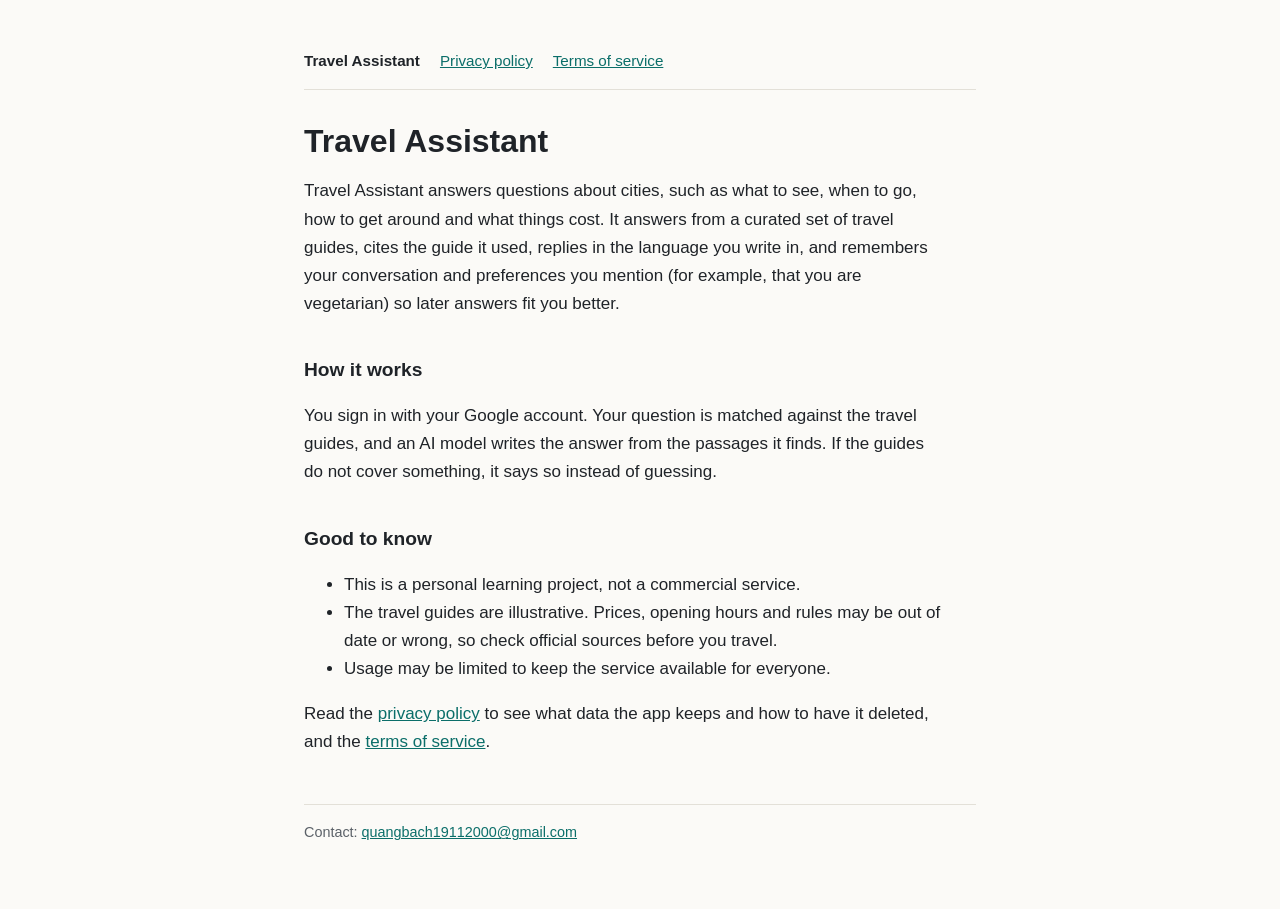
<file: index.html>
<!doctype html>
<html lang="en">
<head>
  <meta charset="utf-8">
  <meta name="viewport" content="width=device-width, initial-scale=1">
  <title>Travel Assistant</title>
  <meta name="description" content="A travel assistant that answers questions about cities from a curated set of guides, with sources.">
  <link rel="stylesheet" href="style.css">
</head>
<body>
  <main>
    <nav>
      <a href="./" aria-current="page">Travel Assistant</a>
      <a href="privacy.html">Privacy policy</a>
      <a href="terms.html">Terms of service</a>
    </nav>

    <h1>Travel Assistant</h1>
    <p>Travel Assistant answers questions about cities, such as what to see, when to go, how to get around and what things cost. It answers from a curated set of travel guides, cites the guide it used, replies in the language you write in, and remembers your conversation and preferences you mention (for example, that you are vegetarian) so later answers fit you better.</p>

    <h2>How it works</h2>
    <p>You sign in with your Google account. Your question is matched against the travel guides, and an AI model writes the answer from the passages it finds. If the guides do not cover something, it says so instead of guessing.</p>

    <h2>Good to know</h2>
    <ul>
      <li>This is a personal learning project, not a commercial service.</li>
      <li>The travel guides are illustrative. Prices, opening hours and rules may be out of date or wrong, so check official sources before you travel.</li>
      <li>Usage may be limited to keep the service available for everyone.</li>
    </ul>

    <p>Read the <a href="privacy.html">privacy policy</a> to see what data the app keeps and how to have it deleted, and the <a href="terms.html">terms of service</a>.</p>

    <footer>Contact: <a href="mailto:quangbach19112000@gmail.com">quangbach19112000@gmail.com</a></footer>
  </main>
</body>
</html>
</file>
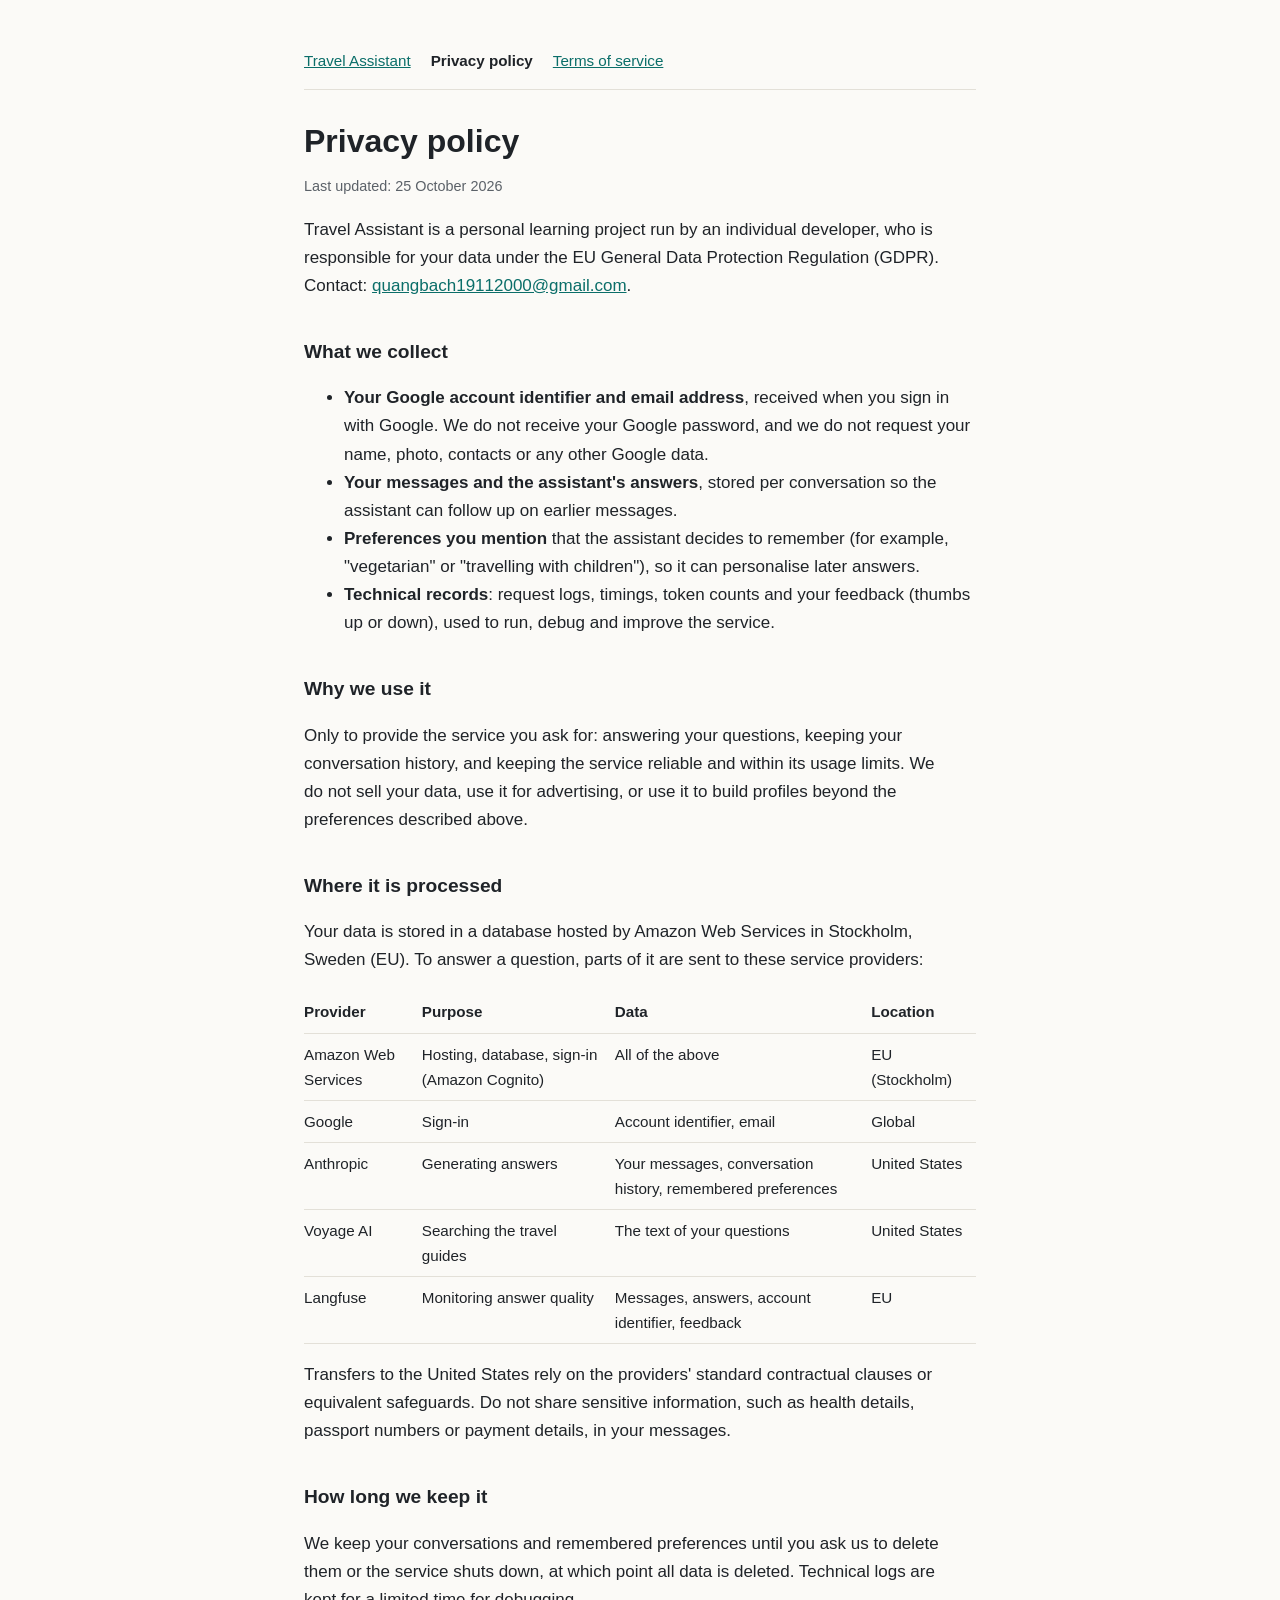
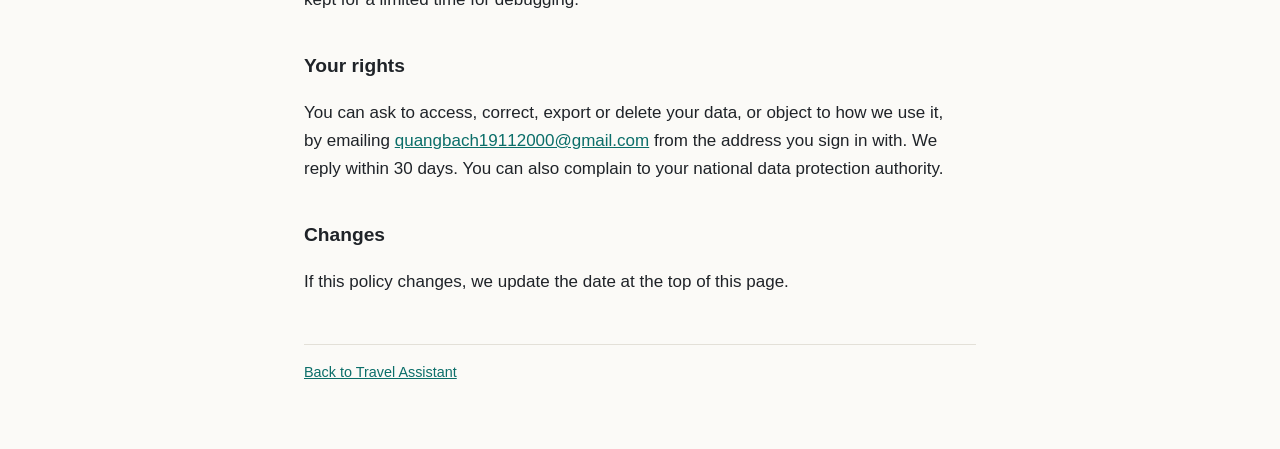
<file: privacy.html>
<!doctype html>
<html lang="en">
<head>
  <meta charset="utf-8">
  <meta name="viewport" content="width=device-width, initial-scale=1">
  <title>Privacy Policy</title>
  <meta name="description" content="What data Travel Assistant collects, where it is processed, and how to have it deleted.">
  <link rel="stylesheet" href="style.css">
</head>
<body>
  <main>
    <nav>
      <a href="./">Travel Assistant</a>
      <a href="privacy.html" aria-current="page">Privacy policy</a>
      <a href="terms.html">Terms of service</a>
    </nav>

    <h1>Privacy policy</h1>
    <p class="updated">Last updated: 25 October 2026</p>

    <p>Travel Assistant is a personal learning project run by an individual developer, who is responsible for your data under the EU General Data Protection Regulation (GDPR). Contact: <a href="mailto:quangbach19112000@gmail.com">quangbach19112000@gmail.com</a>.</p>

    <h2>What we collect</h2>
    <ul>
      <li><strong>Your Google account identifier and email address</strong>, received when you sign in with Google. We do not receive your Google password, and we do not request your name, photo, contacts or any other Google data.</li>
      <li><strong>Your messages and the assistant's answers</strong>, stored per conversation so the assistant can follow up on earlier messages.</li>
      <li><strong>Preferences you mention</strong> that the assistant decides to remember (for example, "vegetarian" or "travelling with children"), so it can personalise later answers.</li>
      <li><strong>Technical records</strong>: request logs, timings, token counts and your feedback (thumbs up or down), used to run, debug and improve the service.</li>
    </ul>

    <h2>Why we use it</h2>
    <p>Only to provide the service you ask for: answering your questions, keeping your conversation history, and keeping the service reliable and within its usage limits. We do not sell your data, use it for advertising, or use it to build profiles beyond the preferences described above.</p>

    <h2>Where it is processed</h2>
    <p>Your data is stored in a database hosted by Amazon Web Services in Stockholm, Sweden (EU). To answer a question, parts of it are sent to these service providers:</p>
    <div class="table-wrap">
      <table>
        <thead><tr><th>Provider</th><th>Purpose</th><th>Data</th><th>Location</th></tr></thead>
        <tbody>
          <tr><td>Amazon Web Services</td><td>Hosting, database, sign-in (Amazon Cognito)</td><td>All of the above</td><td>EU (Stockholm)</td></tr>
          <tr><td>Google</td><td>Sign-in</td><td>Account identifier, email</td><td>Global</td></tr>
          <tr><td>Anthropic</td><td>Generating answers</td><td>Your messages, conversation history, remembered preferences</td><td>United States</td></tr>
          <tr><td>Voyage AI</td><td>Searching the travel guides</td><td>The text of your questions</td><td>United States</td></tr>
          <tr><td>Langfuse</td><td>Monitoring answer quality</td><td>Messages, answers, account identifier, feedback</td><td>EU</td></tr>
        </tbody>
      </table>
    </div>
    <p>Transfers to the United States rely on the providers' standard contractual clauses or equivalent safeguards. Do not share sensitive information, such as health details, passport numbers or payment details, in your messages.</p>

    <h2>How long we keep it</h2>
    <p>We keep your conversations and remembered preferences until you ask us to delete them or the service shuts down, at which point all data is deleted. Technical logs are kept for a limited time for debugging.</p>

    <h2>Your rights</h2>
    <p>You can ask to access, correct, export or delete your data, or object to how we use it, by emailing <a href="mailto:quangbach19112000@gmail.com">quangbach19112000@gmail.com</a> from the address you sign in with. We reply within 30 days. You can also complain to your national data protection authority.</p>

    <h2>Changes</h2>
    <p>If this policy changes, we update the date at the top of this page.</p>

    <footer><a href="./">Back to Travel Assistant</a></footer>
  </main>
</body>
</html>
</file>
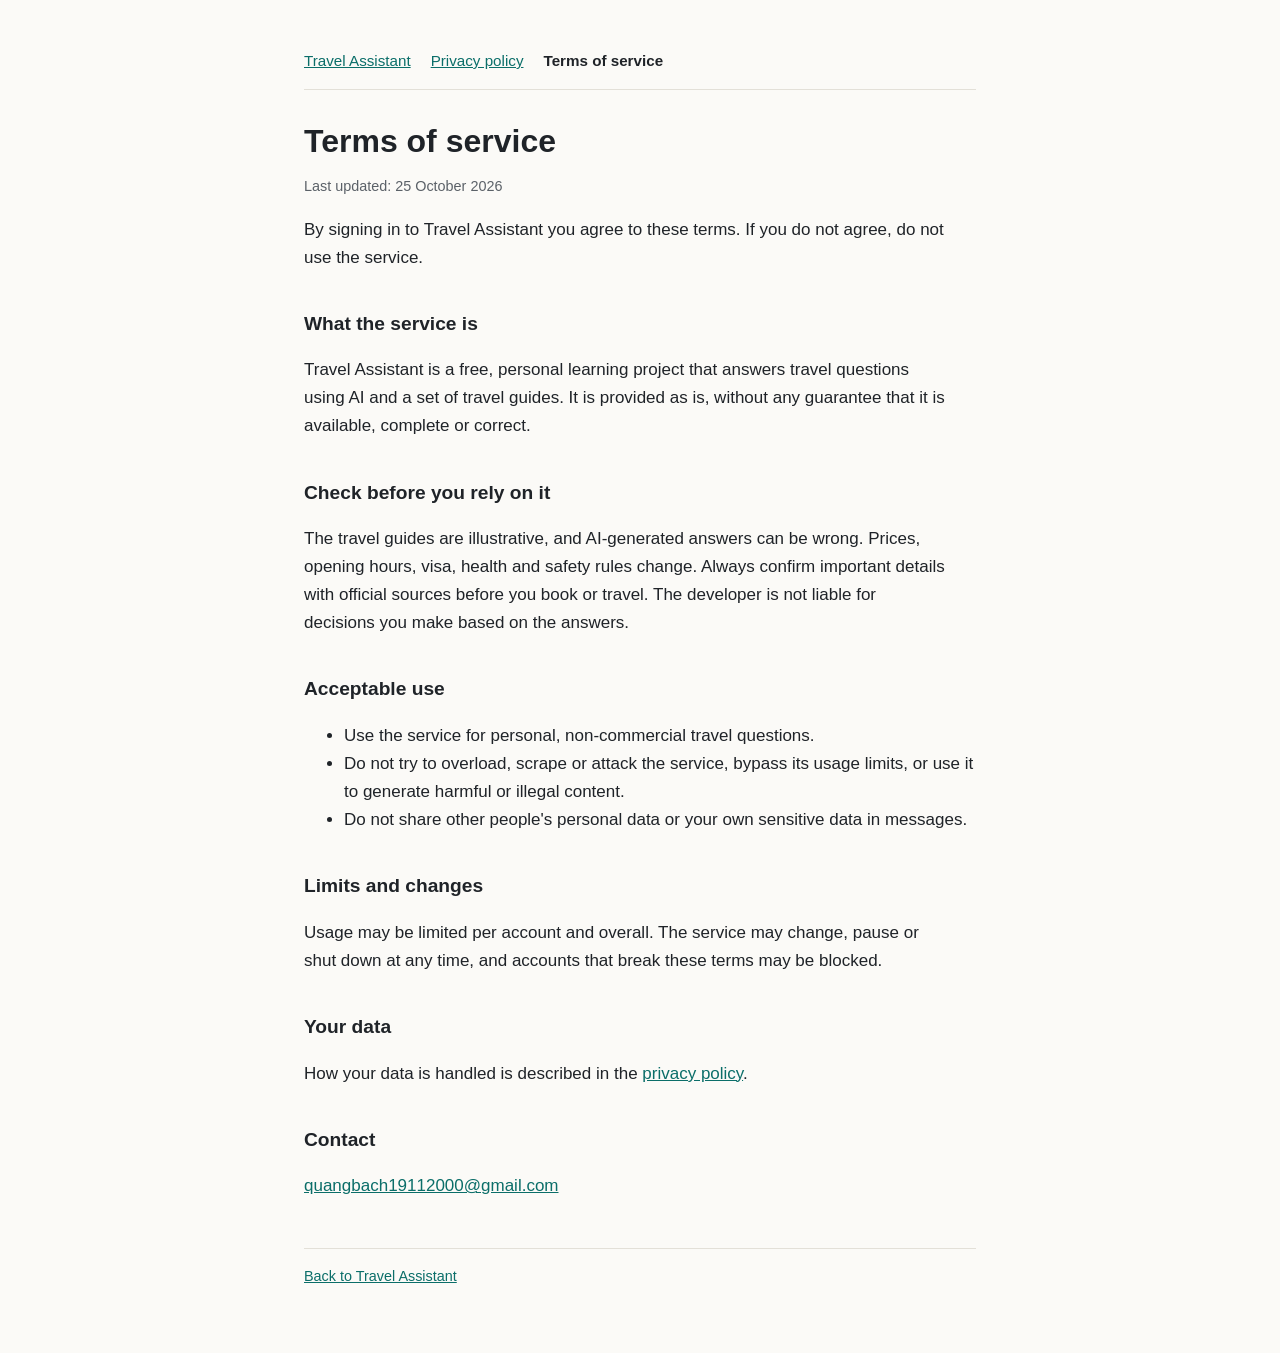
<file: terms.html>
<!doctype html>
<html lang="en">
<head>
  <meta charset="utf-8">
  <meta name="viewport" content="width=device-width, initial-scale=1">
  <title>Terms of Service</title>
  <meta name="description" content="The terms for using Travel Assistant.">
  <link rel="stylesheet" href="style.css">
</head>
<body>
  <main>
    <nav>
      <a href="./">Travel Assistant</a>
      <a href="privacy.html">Privacy policy</a>
      <a href="terms.html" aria-current="page">Terms of service</a>
    </nav>

    <h1>Terms of service</h1>
    <p class="updated">Last updated: 25 October 2026</p>

    <p>By signing in to Travel Assistant you agree to these terms. If you do not agree, do not use the service.</p>

    <h2>What the service is</h2>
    <p>Travel Assistant is a free, personal learning project that answers travel questions using AI and a set of travel guides. It is provided as is, without any guarantee that it is available, complete or correct.</p>

    <h2>Check before you rely on it</h2>
    <p>The travel guides are illustrative, and AI-generated answers can be wrong. Prices, opening hours, visa, health and safety rules change. Always confirm important details with official sources before you book or travel. The developer is not liable for decisions you make based on the answers.</p>

    <h2>Acceptable use</h2>
    <ul>
      <li>Use the service for personal, non-commercial travel questions.</li>
      <li>Do not try to overload, scrape or attack the service, bypass its usage limits, or use it to generate harmful or illegal content.</li>
      <li>Do not share other people's personal data or your own sensitive data in messages.</li>
    </ul>

    <h2>Limits and changes</h2>
    <p>Usage may be limited per account and overall. The service may change, pause or shut down at any time, and accounts that break these terms may be blocked.</p>

    <h2>Your data</h2>
    <p>How your data is handled is described in the <a href="privacy.html">privacy policy</a>.</p>

    <h2>Contact</h2>
    <p><a href="mailto:quangbach19112000@gmail.com">quangbach19112000@gmail.com</a></p>

    <footer><a href="./">Back to Travel Assistant</a></footer>
  </main>
</body>
</html>
</file>
<file: style.css>
:root {
  --bg: #fbfaf7;
  --text: #1f2328;
  --muted: #5b6168;
  --accent: #0b6e69;
  --rule: #e3e0d8;
}

@media (prefers-color-scheme: dark) {
  :root {
    --bg: #15181c;
    --text: #e6e3dc;
    --muted: #a3a8ae;
    --accent: #5cc8bf;
    --rule: #2c3036;
  }
}

* { box-sizing: border-box; }

body {
  margin: 0;
  background: var(--bg);
  color: var(--text);
  font: 17px/1.65 -apple-system, BlinkMacSystemFont, "Segoe UI", Roboto, Helvetica, Arial, sans-serif;
}

main {
  max-width: 44rem;
  margin: 0 auto;
  padding: 3rem 1rem 4rem;
}

nav {
  display: flex;
  flex-wrap: wrap;
  gap: 1.25rem;
  padding-bottom: 1rem;
  margin-bottom: 2rem;
  border-bottom: 1px solid var(--rule);
  font-size: 0.95rem;
}

nav a[aria-current="page"] { color: var(--text); text-decoration: none; font-weight: 600; }

h1 { font-size: 2rem; line-height: 1.2; margin: 0 0 0.5rem; }
h2 { font-size: 1.2rem; margin: 2.25rem 0 0.5rem; }
p, li { max-width: 68ch; }
a { color: var(--accent); }
.updated, footer { color: var(--muted); font-size: 0.9rem; }
footer { margin-top: 3rem; padding-top: 1rem; border-top: 1px solid var(--rule); }

table { width: 100%; border-collapse: collapse; font-size: 0.95rem; }
th, td { text-align: left; vertical-align: top; padding: 0.5rem 0.75rem 0.5rem 0; border-bottom: 1px solid var(--rule); }
th { font-weight: 600; }
.table-wrap { overflow-x: auto; }
</file>
